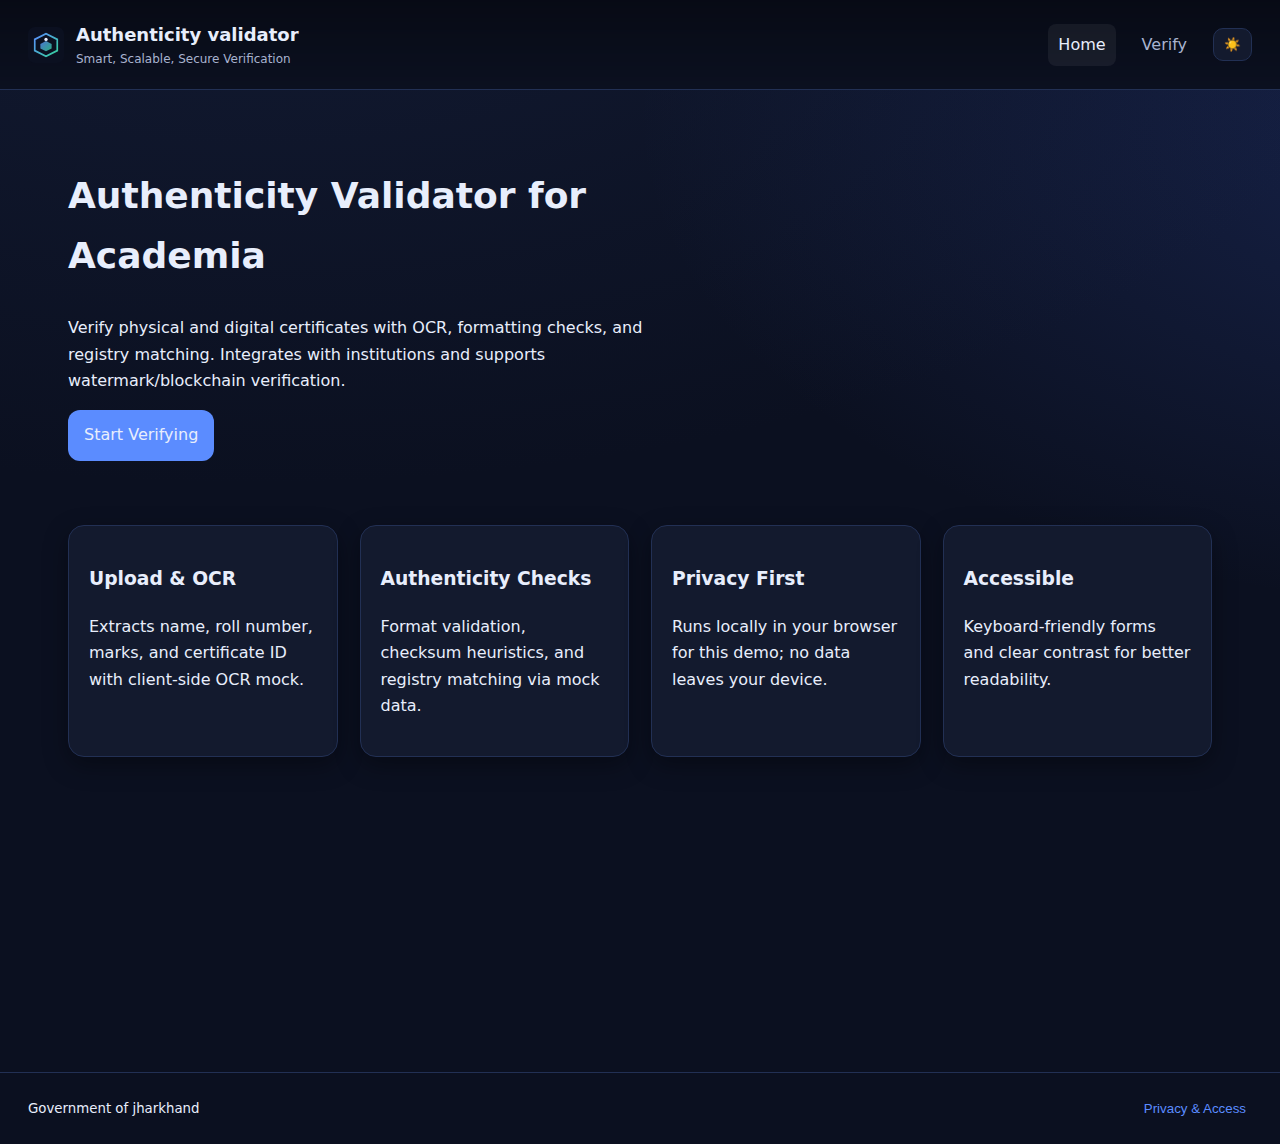
<file: SIH PROJECT LATEST/index.html>
<!DOCTYPE html>
<html lang="en">
<head>
    <meta charset="UTF-8">
    <meta name="viewport" content="width=device-width, initial-scale=1.0">
    <title>Authenticity validator</title>
    <link rel="stylesheet" href="assets/styles.css">
    <link rel="icon" href="assets/favicon.svg" type="image/svg+xml">
    <meta name="description" content="Smart, scalable, and secure certificate authenticity verification.">
</head>
<body>
    <header class="site-header">
        <div class="brand">
            <img src="assets/logo.svg" alt="Logo" class="logo" />
            <div class="brand-text">
                <h1>Authenticity validator</h1>
                <p>Smart, Scalable, Secure Verification</p>
            </div>
        </div>
        <nav class="nav" id="siteNav">
            <a href="#home" data-route="#home" class="active">Home</a>
            <a href="#verify" data-route="#verify">Verify</a>
            <button id="themeToggle" class="icon-btn" aria-label="Toggle theme" title="Toggle theme">🌙</button>
        </nav>
    </header>

    <main class="container">
        <!-- Home Section -->
        <section id="home" data-reveal>
            <div class="hero">
                <div class="hero-text">
                    <h2>Authenticity Validator for Academia</h2>
                    <p>Verify physical and digital certificates with OCR, formatting checks, and registry matching. Integrates with institutions and supports watermark/blockchain verification.</p>
                    <div class="cta-row">
                        <a class="btn primary cta" href="#verify" data-route="#verify">Start Verifying</a>
                    </div>
                </div>
            </div>

            <section class="features" data-reveal>
                <div class="feature">
                    <h3>Upload & OCR</h3>
                    <p>Extracts name, roll number, marks, and certificate ID with client-side OCR mock.</p>
                </div>
                <div class="feature">
                    <h3>Authenticity Checks</h3>
                    <p>Format validation, checksum heuristics, and registry matching via mock data.</p>
                </div>
                <div class="feature">
                    <h3>Privacy First</h3>
                    <p>Runs locally in your browser for this demo; no data leaves your device.</p>
                </div>
                <div class="feature">
                    <h3>Accessible</h3>
                    <p>Keyboard-friendly forms and clear contrast for better readability.</p>
                </div>
            </section>

            <section class="cards" data-reveal>
                <a class="card" href="#verify" data-route="#verify">
                    <h4>Verifier Portal</h4>
                    <p>Employers, institutions, and agencies can check certificate authenticity.</p>
                </a>
            </section>
        </section>

        <!-- Verify Section -->
        <section id="verify" data-reveal hidden>
            <h2>Certificate Authenticity Checker</h2>
            <section class="panel">
                <div class="grid two">
                    <div>
                        <h3>1) Upload Certificate Image/PDF</h3>
                        <div class="dropzone" id="dropzone">
                            <input type="file" id="fileInput" accept="image/*,.pdf" />
                            <p>Drag & drop or click to upload</p>
                        </div>
                        <div id="preview" class="preview"></div>
                    </div>
                    <div>
                        <h3>2) Extracted Details (OCR - Mock)</h3>
                        <form id="ocrForm" class="form">
                            <label>Name <input type="text" id="name" placeholder="e.g., Aisha Verma" required></label>
                            <div class="grid two">
                                <label>Roll No <input type="text" id="roll" placeholder="e.g., 21CS1234" required></label>
                                <label>Cert ID <input type="text" id="certId" placeholder="e.g., CG-2023-000123" required></label>
                            </div>
                            <label>Marks <input type="text" id="marks" placeholder="e.g., 86.5%" required></label>
                            <label>Issuer <input type="text" id="issuer" placeholder="e.g., ABC University" required></label>
                            <div class="actions">
                                <button type="button" class="btn" id="mockOcr">Run Mock OCR</button>
                                <button type="submit" class="btn primary">Check Authenticity</button>
                            </div>
                        </form>
                    </div>
                </div>
            </section>

            <section class="panel" data-reveal>
                <h3>Results</h3>
                <div id="results" class="results"></div>
            </section>
        </section>

        <!-- Institution/Admin sections removed -->
    </main>

    <footer class="site-footer">
        <div class="foot-left">
            <small>Government of jharkhand</small>
        </div>
        <div class="foot-right">
            <button class="link" id="privacyBtn">Privacy & Access</button>
        </div>
    </footer>

    <dialog id="privacyModal">
        <form method="dialog" class="modal-card">
            <h3>Data Privacy & Access Control</h3>
            <p>This demo stores inputs locally in your browser. For production, role-based access control, audit logs, and encryption at rest/in transit are required.</p>
            <ul>
                <li>Only authorized users may access identifiable student data.</li>
                <li>Verification logs should be retained per policy and anonymized where possible.</li>
                <li>Integrations should use signed requests and institution-issued keys.</li>
            </ul>
            <div class="modal-actions">
                <button class="btn" value="cancel">Close</button>
            </div>
        </form>
    </dialog>

    <script src="assets/app.js"></script>
    <script>
    (function(){
        function setActive(route){
            var sections = ['#home','#verify'];
            sections.forEach(function(id){
                var el = document.querySelector(id);
                if(!el) return;
                if(id === route){ el.removeAttribute('hidden'); }
                else { el.setAttribute('hidden',''); }
            });
            document.querySelectorAll('#siteNav a[data-route]').forEach(function(a){
                if(a.getAttribute('data-route') === route){ a.classList.add('active'); }
                else { a.classList.remove('active'); }
            });
            // Scroll to top on route change
            window.scrollTo({ top: 0, behavior: 'instant' });
        }
        function currentRoute(){
            var h = location.hash || '#home';
            if(['#home','#verify'].indexOf(h) === -1) h = '#home';
            return h;
        }
        window.addEventListener('hashchange', function(){ setActive(currentRoute()); });
        window.addEventListener('load', function(){ setActive(currentRoute()); });
        document.querySelectorAll('a[data-route]').forEach(function(a){
            a.addEventListener('click', function(e){
                var r = a.getAttribute('data-route');
                if(!r) return;
                // rely on hash to change; nothing else needed
            });
        });
    })();
    </script>
    <script src="assets/verify.js"></script>
    
</body>
</html>
</file>
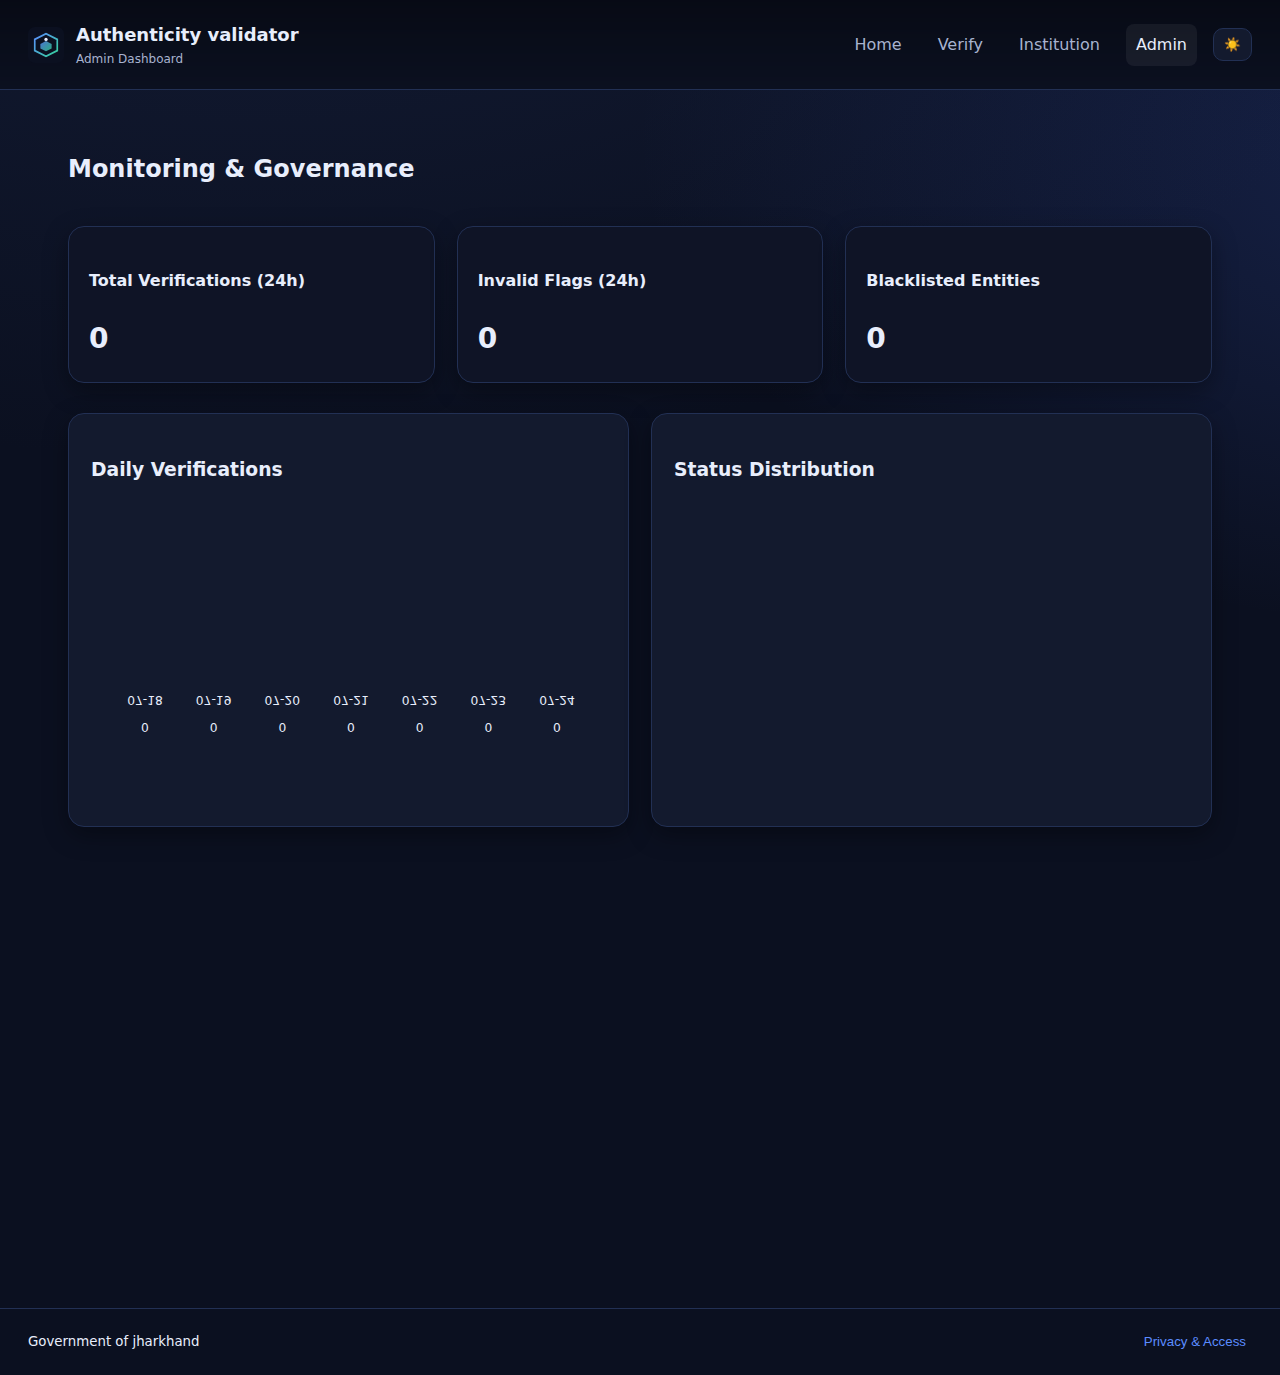
<file: SIH PROJECT LATEST/admin.html>
<!DOCTYPE html>
<html lang="en">
<head>
    <meta charset="UTF-8">
    <meta name="viewport" content="width=device-width, initial-scale=1.0">
    <title>Admin Dashboard - Authenticity validator</title>
    <link rel="stylesheet" href="assets/styles.css">
    <link rel="icon" href="assets/favicon.svg" type="image/svg+xml">
</head>
<body>
    <header class="site-header">
        <div class="brand">
            <img src="assets/logo.svg" alt="Logo" class="logo" />
            <div class="brand-text">
                <h1>Authenticity validator</h1>
                <p>Admin Dashboard</p>
            </div>
        </div>
        <nav class="nav">
            <a href="index.html">Home</a>
            <a href="verify.html">Verify</a>
            <a href="institution.html">Institution</a>
            <a href="admin.html" class="active">Admin</a>
            <button id="themeToggle" class="icon-btn" aria-label="Toggle theme" title="Toggle theme">🌙</button>
        </nav>
    </header>

    <main class="container">
        <h2>Monitoring & Governance</h2>
        <section class="cards three" data-reveal>
            <div class="stat-card">
                <h4>Total Verifications (24h)</h4>
                <div class="stat" id="statTotal">0</div>
            </div>
            <div class="stat-card">
                <h4>Invalid Flags (24h)</h4>
                <div class="stat" id="statInvalid">0</div>
            </div>
            <div class="stat-card">
                <h4>Blacklisted Entities</h4>
                <div class="stat" id="statBlacklist">0</div>
            </div>
        </section>

        <section class="grid two" data-reveal>
            <div class="panel">
                <h3>Daily Verifications</h3>
                <div id="chartBar" class="chart"></div>
            </div>
            <div class="panel">
                <h3>Status Distribution</h3>
                <div id="chartPie" class="chart"></div>
            </div>
        </section>

        <section class="grid two" data-reveal>
            <div class="panel">
                <h3>Blacklist Management</h3>
                <form id="blacklistForm" class="form">
                    <div class="grid two">
                        <label>Entity (Issuer / Employer)
                            <input type="text" id="bl_entity" placeholder="e.g., XYZ College">
                        </label>
                        <label>Reason
                            <input type="text" id="bl_reason" placeholder="e.g., Repeated forgery">
                        </label>
                    </div>
                    <div class="actions">
                        <button type="submit" class="btn primary">Add to Blacklist</button>
                    </div>
                </form>
                <div id="blacklistTable" class="table-wrap"></div>
            </div>
            <div class="panel">
                <h3>Recent Alerts</h3>
                <div id="alerts" class="list"></div>
            </div>
        </section>
    </main>

    <footer class="site-footer">
        <small>Government of jharkhand</small>
        <button class="link" id="privacyBtn">Privacy & Access</button>
    </footer>

    <dialog id="privacyModal">
        <form method="dialog" class="modal-card">
            <h3>Data Privacy & Access Control</h3>
            <p>Role-based access suggested: Admin, Institution, Verifier. Use audit logs and key rotation in production.</p>
            <div class="modal-actions">
                <button class="btn" value="cancel">Close</button>
            </div>
        </form>
    </dialog>

    <script src="assets/app.js"></script>
    <script src="assets/admin.js"></script>
</body>
</html>
</file>
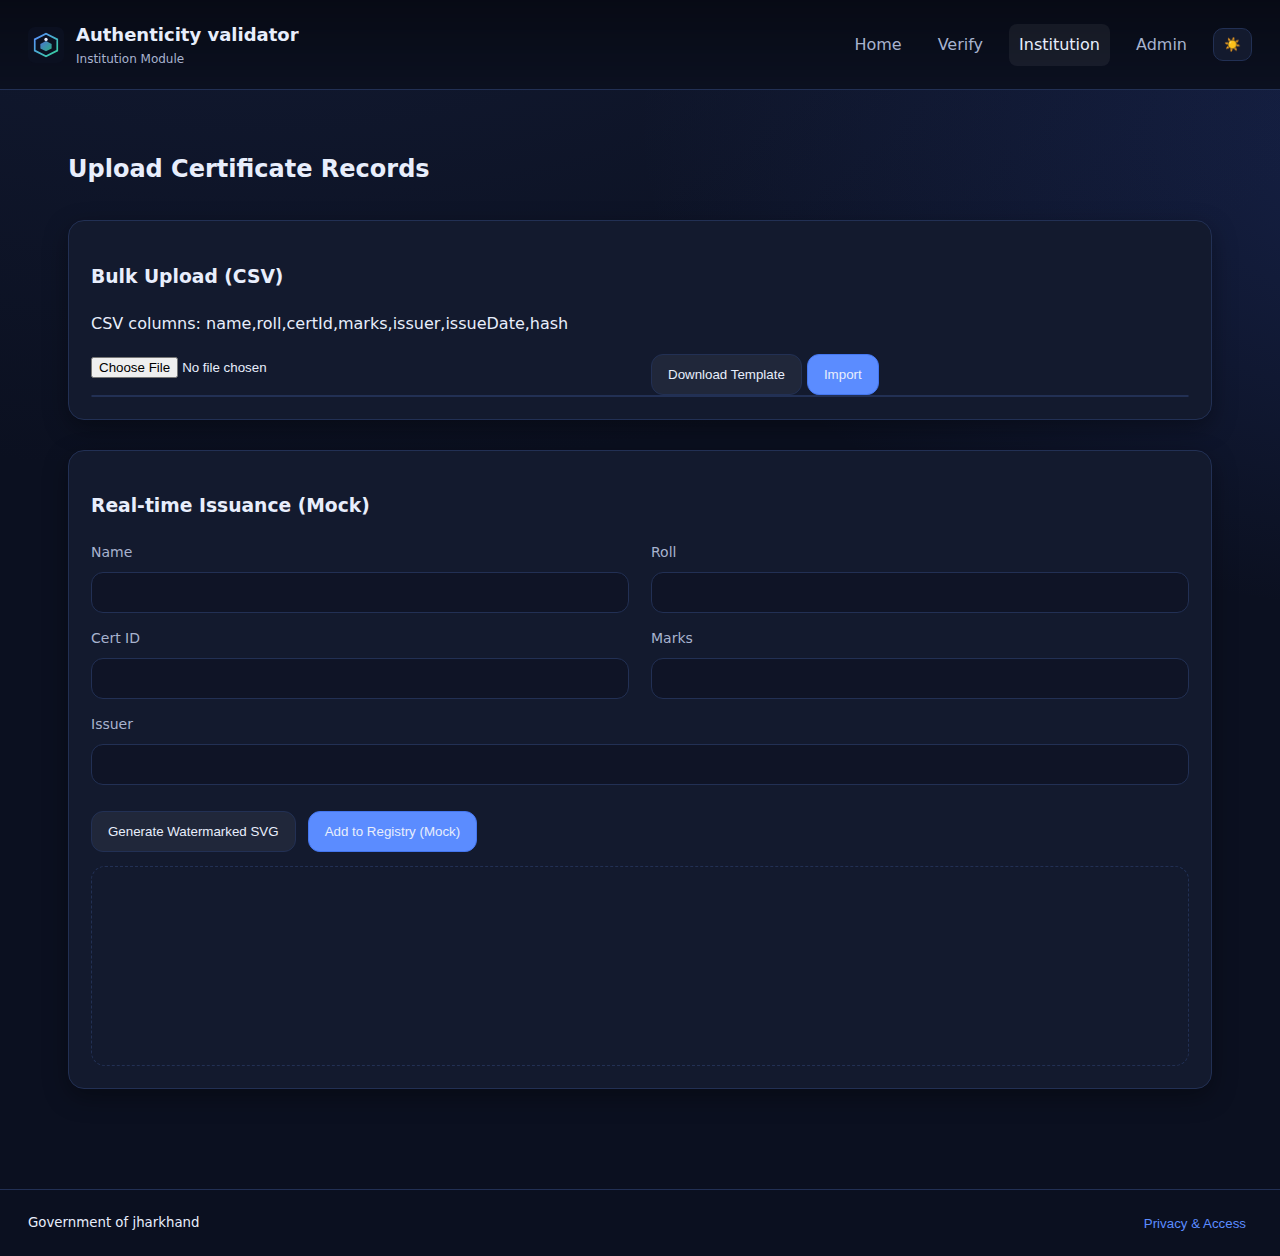
<file: SIH PROJECT LATEST/institution.html>
<!DOCTYPE html>
<html lang="en">
<head>
    <meta charset="UTF-8">
    <meta name="viewport" content="width=device-width, initial-scale=1.0">
    <title>Institution Module - Authenticity validator</title>
    <link rel="stylesheet" href="assets/styles.css">
    <link rel="icon" href="assets/favicon.svg" type="image/svg+xml">
</head>
<body>
    <header class="site-header">
        <div class="brand">
            <img src="assets/logo.svg" alt="Logo" class="logo" />
            <div class="brand-text">
                <h1>Authenticity validator</h1>
                <p>Institution Module</p>
            </div>
        </div>
        <nav class="nav">
            <a href="index.html">Home</a>
            <a href="verify.html">Verify</a>
            <a href="institution.html" class="active">Institution</a>
            <a href="admin.html">Admin</a>
            <button id="themeToggle" class="icon-btn" aria-label="Toggle theme" title="Toggle theme">🌙</button>
        </nav>
    </header>

    <main class="container">
        <h2>Upload Certificate Records</h2>
        <section class="panel" data-reveal>
            <h3>Bulk Upload (CSV)</h3>
            <p>CSV columns: name,roll,certId,marks,issuer,issueDate,hash</p>
            <div class="grid two">
                <label class="file">
                    <input type="file" id="csvInput" accept=".csv">
                </label>
                <div>
                    <button id="downloadTemplate" class="btn">Download Template</button>
                    <button id="importCsv" class="btn primary">Import</button>
                </div>
            </div>
            <div id="csvPreview" class="table-wrap"></div>
        </section>

        <section class="panel" data-reveal>
            <h3>Real-time Issuance (Mock)</h3>
            <form id="issueForm" class="form">
                <div class="grid two">
                    <label>Name <input type="text" id="i_name" required></label>
                    <label>Roll <input type="text" id="i_roll" required></label>
                </div>
                <div class="grid two">
                    <label>Cert ID <input type="text" id="i_certId" required></label>
                    <label>Marks <input type="text" id="i_marks" required></label>
                </div>
                <label>Issuer <input type="text" id="i_issuer" required></label>
                <div class="actions">
                    <button type="button" id="generateWatermark" class="btn">Generate Watermarked SVG</button>
                    <button type="submit" class="btn primary">Add to Registry (Mock)</button>
                </div>
            </form>
            <div id="watermarkPreview" class="preview"></div>
        </section>
    </main>

    <footer class="site-footer">
        <small>Government of jharkhand</small>
        <button class="link" id="privacyBtn">Privacy & Access</button>
    </footer>

    <dialog id="privacyModal">
        <form method="dialog" class="modal-card">
            <h3>Data Privacy & Access Control</h3>
            <p>Institution data remains in local storage in this demo. Use secure APIs and signed uploads in production.</p>
            <div class="modal-actions">
                <button class="btn" value="cancel">Close</button>
            </div>
        </form>
    </dialog>

    <script src="assets/app.js"></script>
    <script src="assets/institution.js"></script>
</body>
</html>
</file>
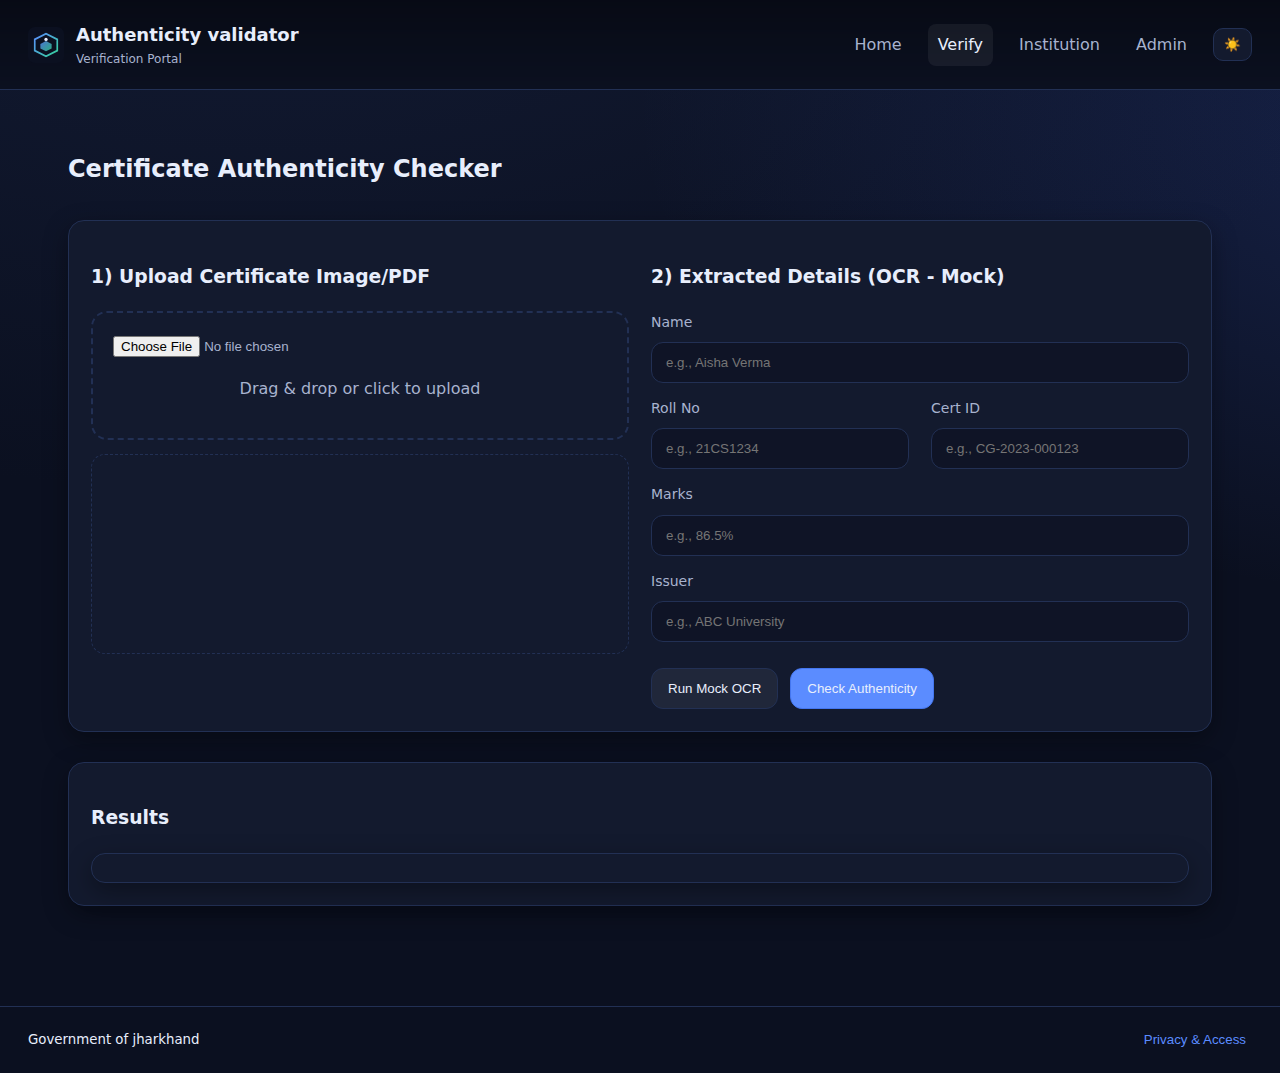
<file: SIH PROJECT LATEST/verify.html>
<!DOCTYPE html>
<html lang="en">
<head>
    <meta charset="UTF-8">
    <meta name="viewport" content="width=device-width, initial-scale=1.0">
    <title>Verify Certificate - Authenticity validator</title>
    <link rel="stylesheet" href="assets/styles.css">
    <link rel="icon" href="assets/favicon.svg" type="image/svg+xml">
</head>
<body>
    <header class="site-header">
        <div class="brand">
            <img src="assets/logo.svg" alt="Logo" class="logo" />
            <div class="brand-text">
                <h1>Authenticity validator</h1>
                <p>Verification Portal</p>
            </div>
        </div>
        <nav class="nav">
            <a href="index.html">Home</a>
            <a href="verify.html" class="active">Verify</a>
            <a href="institution.html">Institution</a>
            <a href="admin.html">Admin</a>
            <button id="themeToggle" class="icon-btn" aria-label="Toggle theme" title="Toggle theme">🌙</button>
        </nav>
    </header>

    <main class="container">
        <h2>Certificate Authenticity Checker</h2>
        <section class="panel" data-reveal>
            <div class="grid two">
                <div>
                    <h3>1) Upload Certificate Image/PDF</h3>
                    <div class="dropzone" id="dropzone">
                        <input type="file" id="fileInput" accept="image/*,.pdf" />
                        <p>Drag & drop or click to upload</p>
                    </div>
                    <div id="preview" class="preview"></div>
                </div>
                <div>
                    <h3>2) Extracted Details (OCR - Mock)</h3>
                    <form id="ocrForm" class="form">
                        <label>Name <input type="text" id="name" placeholder="e.g., Aisha Verma" required></label>
                        <div class="grid two">
                            <label>Roll No <input type="text" id="roll" placeholder="e.g., 21CS1234" required></label>
                            <label>Cert ID <input type="text" id="certId" placeholder="e.g., CG-2023-000123" required></label>
                        </div>
                        <label>Marks <input type="text" id="marks" placeholder="e.g., 86.5%" required></label>
                        <label>Issuer <input type="text" id="issuer" placeholder="e.g., ABC University" required></label>
                        <div class="actions">
                            <button type="button" class="btn" id="mockOcr">Run Mock OCR</button>
                            <button type="submit" class="btn primary">Check Authenticity</button>
                        </div>
                    </form>
                </div>
            </div>
        </section>

        <section class="panel" data-reveal>
            <h3>Results</h3>
            <div id="results" class="results"></div>
        </section>
    </main>

    <footer class="site-footer">
        <small>Government of jharkhand</small>
        <button class="link" id="privacyBtn">Privacy & Access</button>
    </footer>

    <dialog id="privacyModal">
        <form method="dialog" class="modal-card">
            <h3>Data Privacy & Access Control</h3>
            <p>This demo runs entirely in your browser and uses mock data to simulate verification workflows.</p>
            <div class="modal-actions">
                <button class="btn" value="cancel">Close</button>
            </div>
        </form>
    </dialog>

    <script src="assets/app.js"></script>
    <script src="assets/verify.js"></script>
</body>
</html>
</file>
<file: SIH PROJECT LATEST/assets/styles.css>
:root {
    --bg: #0b1020;
    --panel: #131a2e;
    --text: #e8eefc;
    --muted: #a8b3cf;
    --primary: #5b8cff;
    --primary-600: #4476ef;
    --danger: #ff6b6b;
    --warning: #ffb86b;
    --success: #34d399;
    --card: #0f1426;
    --border: #223054;
    --shadow: 0 8px 24px rgba(0,0,0,0.35);
}

html[data-theme="light"] {
    --bg: #f7f9ff;
    --panel: #ffffff;
    --text: #0f172a;
    --muted: #475569;
    --primary: #1d4ed8;
    --primary-600: #1e40af;
    --danger: #dc2626;
    --warning: #d97706;
    --success: #059669;
    --card: #ffffff;
    --border: #e2e8f0;
    --shadow: 0 8px 24px rgba(2,6,23,0.08);
}

* { box-sizing: border-box; }
body { margin: 0; font-family: system-ui, -apple-system, Segoe UI, Roboto, Arial, sans-serif; color: var(--text); background: radial-gradient(1200px 600px at 20% -10%, #21305a55, transparent), radial-gradient(900px 500px at 120% 10%, #3b5ccc40, transparent), var(--bg); }
body { line-height: 1.65; }

.site-header { display: flex; justify-content: space-between; align-items: center; padding: 20px 28px; position: sticky; top: 0; background: linear-gradient(180deg, rgba(0,0,0,0.35), transparent), var(--bg); backdrop-filter: blur(8px); border-bottom: 1px solid var(--border); z-index: 10; }
.brand { display: flex; gap: 12px; align-items: center; }
.logo { width: 36px; height: 36px; }
.brand-text h1 { margin: 0; font-size: 18px; }
.brand-text p { margin: 0; color: var(--muted); font-size: 12px; }
.nav { display: flex; gap: 16px; align-items: center; }
.nav a { color: var(--muted); text-decoration: none; padding: 8px 10px; border-radius: 8px; }
.nav a.active, .nav a:hover { color: var(--text); background: rgba(255,255,255,0.06); }
.icon-btn { border: 1px solid var(--border); background: var(--panel); color: var(--text); border-radius: 10px; padding: 8px 10px; cursor: pointer; }

.container { padding: 40px 28px; max-width: 1200px; margin: 0 auto; }
.hero { display: grid; grid-template-columns: 1.2fr 1fr; gap: 40px; align-items: center; margin-top: 24px; padding-top: 12px; padding-bottom: 24px; }
.hero-text h2 { margin-top: 0; font-size: 36px; }
.hero-art img { width: 100%; height: auto; display: none; }
.cta-row { display: flex; gap: 12px; margin-top: 12px; }
/* Cooler CTA styles */
.btn.cta { position: relative; overflow: hidden; border: none; }
.btn.cta::after { content: ""; position: absolute; inset: 0; background: linear-gradient(90deg, rgba(255,255,255,0.15), transparent 40%, transparent 60%, rgba(255,255,255,0.15)); transform: translateX(-100%); transition: transform .6s ease; }
.btn.cta:hover::after { transform: translateX(100%); }
.btn.cta-outline { background: transparent; border: 1.5px solid var(--primary); color: var(--text); }
.btn.cta-outline:hover { background: rgba(91,140,255,0.12); }

.features { display: grid; grid-template-columns: repeat(4,1fr); gap: 22px; margin-top: 40px; }
.feature { background: var(--panel); border: 1px solid var(--border); padding: 20px; border-radius: 16px; box-shadow: var(--shadow); }

.cards { display: grid; grid-template-columns: repeat(3,1fr); gap: 22px; margin-top: 36px; }
.cards.three { grid-template-columns: repeat(3,1fr); }
.card, .stat-card { background: var(--card); border: 1px solid var(--border); padding: 20px; border-radius: 16px; text-decoration: none; color: var(--text); box-shadow: var(--shadow); transition: transform .2s ease, box-shadow .2s ease; }
.card:hover { transform: translateY(-4px); box-shadow: 0 12px 30px rgba(0,0,0,0.45); }
.stat { font-size: 28px; font-weight: 700; margin-top: 8px; }

.grid.two { display: grid; grid-template-columns: 1fr 1fr; gap: 22px; }
.panel { background: var(--panel); border: 1px solid var(--border); padding: 22px; border-radius: 16px; box-shadow: var(--shadow); margin-top: 30px; }
.form label { display: block; font-size: 14px; color: var(--muted); }
.form input { width: 100%; margin-top: 8px; margin-bottom: 14px; padding: 12px 14px; border-radius: 12px; border: 1px solid var(--border); background: var(--card); color: var(--text); }
.actions { display: flex; gap: 12px; margin-top: 12px; }

.btn { background: rgba(255,255,255,0.06); border: 1px solid var(--border); color: var(--text); padding: 12px 16px; border-radius: 12px; cursor: pointer; transition: transform .15s ease, background .2s ease; text-decoration: none; }
.btn:hover { transform: translateY(-1px); background: rgba(255,255,255,0.08); }
.btn.primary { background: var(--primary); border-color: var(--primary-600); }
.btn:disabled { opacity: .6; cursor: not-allowed; }
.link { background: transparent; border: none; color: var(--primary); cursor: pointer; }

.site-footer { display: flex; justify-content: space-between; align-items: center; padding: 22px 28px; border-top: 1px solid var(--border); margin-top: 60px; }

.gov-tag { margin-top: 80px; display: grid; place-items: center; }
.gov-tag p { color: var(--muted); border: 1px solid var(--border); padding: 10px 16px; border-radius: 999px; background: var(--panel); box-shadow: var(--shadow); }

.dropzone { border: 2px dashed var(--border); border-radius: 16px; padding: 20px; text-align: center; color: var(--muted); transition: background .2s ease; }
.dropzone input { width: 100%; }
.preview { margin-top: 14px; display: grid; place-items: center; border: 1px dashed var(--border); border-radius: 14px; min-height: 200px; }
.preview img, .preview svg { max-width: 100%; height: auto; border-radius: 10px; }

.results { display: grid; gap: 12px; padding: 14px; background: var(--panel); border: 1px solid var(--border); border-radius: 14px; box-shadow: var(--shadow); }
.badge { display: inline-block; padding: 8px 12px; border-radius: 999px; font-size: 13px; border: 1px solid var(--border); letter-spacing: .2px; }
.badge.ok { background: #143c2c; color: #b7f7db; border-color: #1f5f44; }
.badge.warn { background: #4a330a; color: #ffe2a7; border-color: #6b4b0b; }
.badge.err { background: #3b0f0f; color: #ffb4b4; border-color: #5d1b1b; }

.table-wrap { overflow: auto; border: 1px solid var(--border); border-radius: 12px; }
table { width: 100%; border-collapse: collapse; }
th, td { padding: 10px 12px; border-bottom: 1px solid var(--border); text-align: left; }
thead th { position: sticky; top: 0; background: var(--panel); }

.list { display: grid; gap: 10px; }
.list .item { background: var(--card); border: 1px solid var(--border); border-radius: 12px; padding: 10px 12px; }

.chart { width: 100%; height: 300px; display: grid; place-items: center; }

/* Focus styles for accessibility */
:where(a, button, input) { outline: none; }
:where(a, button, input):focus-visible { box-shadow: 0 0 0 3px rgba(91,140,255,0.35); }

/* Verify layout polish */
#verify .panel h3 { margin-top: 0; }
#verify .form input { font-size: 15px; }
#verify .preview { min-height: 240px; }

dialog { border: none; padding: 0; border-radius: 14px; background: var(--panel); color: var(--text); box-shadow: var(--shadow); }
.modal-card { padding: 16px; min-width: 320px; }
.modal-actions { display: flex; justify-content: flex-end; gap: 8px; margin-top: 12px; }

.toast { position: fixed; right: 16px; bottom: 16px; background: var(--panel); color: var(--text); border: 1px solid var(--border); border-radius: 12px; padding: 12px 14px; box-shadow: var(--shadow); min-width: 220px; animation: toastIn .2s ease; }
.toast.success { border-color: #1f5f44; }
.toast.error { border-color: #5d1b1b; animation: toastShake .25s ease; }
.toast.warn { border-color: #6b4b0b; }

@keyframes toastIn { from { transform: translateY(6px); opacity: 0; } to { transform: translateY(0); opacity: 1; }}
@keyframes toastShake { 10%,90%{transform: translateX(-1px)} 20%,80%{transform: translateX(2px)} 30%,50%,70%{transform: translateX(-4px)} 40%,60%{transform: translateX(4px)} }

/* Scroll reveal */
[data-reveal] { opacity: 0; transform: translateY(16px); transition: opacity .8s ease, transform .8s ease; }
[data-reveal].reveal-in { opacity: 1; transform: translateY(0); }
.toast.success { border-color: #1f5f44; }
.toast.error { border-color: #5d1b1b; }
.toast.warn { border-color: #6b4b0b; }

@media (max-width: 960px) {
    .hero { grid-template-columns: 1fr; }
    .features { grid-template-columns: repeat(2,1fr); }
    .cards { grid-template-columns: 1fr; }
    .grid.two { grid-template-columns: 1fr; }
    .container { padding: 28px 18px; }
    .hero-text h2 { font-size: 28px; }
}
</file>
